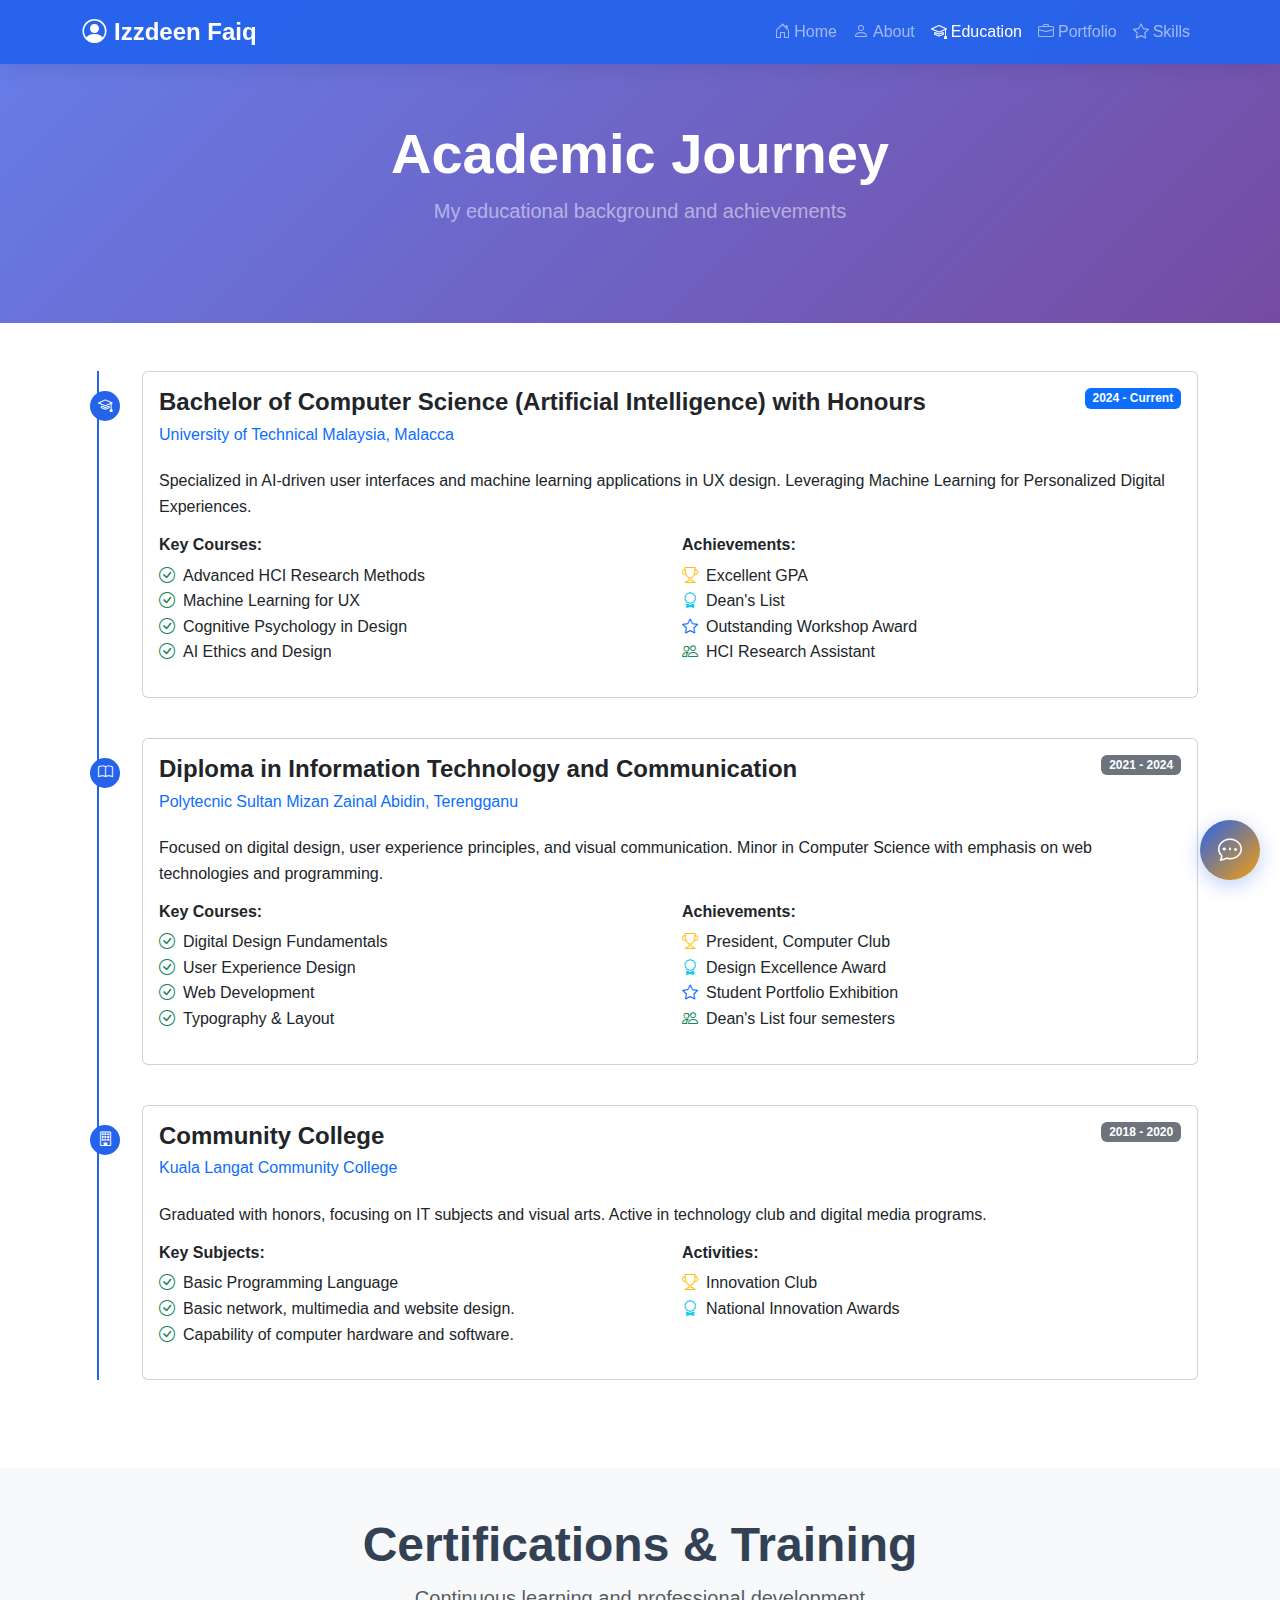
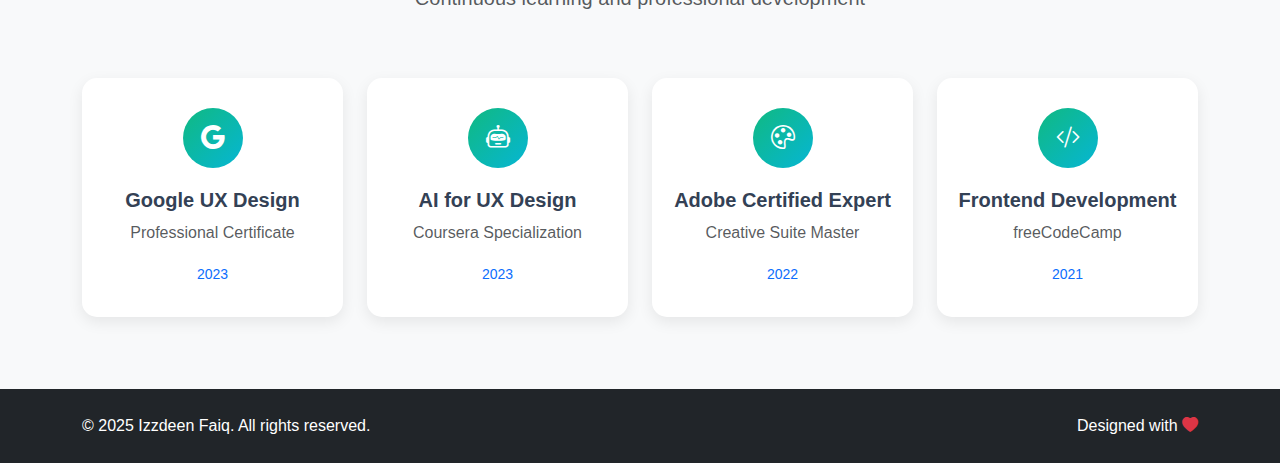
<file: academic.html>
<!DOCTYPE html>
<html lang="en">
<head>
    <meta charset="UTF-8">
    <meta name="viewport" content="width=device-width, initial-scale=1.0">
    <title>Academic History - Izzdeen Faiq</title>
    <link href="https://cdn.jsdelivr.net/npm/bootstrap@5.3.0/dist/css/bootstrap.min.css" rel="stylesheet">
    <link href="https://cdn.jsdelivr.net/npm/bootstrap-icons@1.10.0/font/bootstrap-icons.css" rel="stylesheet">
    <link href="styles.css" rel="stylesheet">
</head>
<body>
    <!-- Navigation -->
    <nav class="navbar navbar-expand-lg navbar-dark bg-primary fixed-top">
        <div class="container">
            <a class="navbar-brand fw-bold" href="index.html">
                <i class="bi bi-person-circle me-2"></i>Izzdeen Faiq
            </a>
            <button class="navbar-toggler" type="button" data-bs-toggle="collapse" data-bs-target="#navbarNav">
                <span class="navbar-toggler-icon"></span>
            </button>
            <div class="collapse navbar-collapse" id="navbarNav">
                <ul class="navbar-nav ms-auto">
                    <li class="nav-item">
                        <a class="nav-link" href="index.html">
                            <i class="bi bi-house-door me-1"></i>Home
                        </a>
                    </li>
                    <li class="nav-item">
                        <a class="nav-link" href="personal.html">
                            <i class="bi bi-person me-1"></i>About
                        </a>
                    </li>
                    <li class="nav-item">
                        <a class="nav-link active" href="academic.html">
                            <i class="bi bi-mortarboard me-1"></i>Education
                        </a>
                    </li>
                    <li class="nav-item">
                        <a class="nav-link" href="work.html">
                            <i class="bi bi-briefcase me-1"></i>Portfolio
                        </a>
                    </li>
                    <li class="nav-item">
                        <a class="nav-link" href="qualities.html">
                            <i class="bi bi-star me-1"></i>Skills
                        </a>
                    </li>
                </ul>
            </div>
        </div>
    </nav>

    <!-- Page Header -->
    <section class="page-header">
        <div class="container">
            <div class="row">
                <div class="col-12 text-center">
                    <h1 class="display-4 fw-bold text-white">Academic Journey</h1>
                    <p class="lead text-white-50">My educational background and achievements</p>
                </div>
            </div>
        </div>
    </section>

    <!-- Education Timeline -->
    <section class="py-5">
        <div class="container">
            <div class="row">
                <div class="col-12">
                    <div class="timeline">
                        <!-- Master's Degree -->
                        <div class="timeline-item">
                            <div class="timeline-marker">
                                <i class="bi bi-mortarboard"></i>
                            </div>
                            <div class="timeline-content">
                                <div class="card">
                                    <div class="card-body">
                                        <div class="d-flex justify-content-between align-items-start mb-3">
                                            <div>
                                                <h4 class="card-title fw-bold">Bachelor of Computer Science (Artificial Intelligence) with Honours</h4>
                                                <h6 class="text-primary">University of Technical Malaysia, Malacca</h6>
                                            </div>
                                            <span class="badge bg-primary">2024 - Current </span>
                                        </div>
                                        <p class="card-text mb-3">
                                            Specialized in AI-driven user interfaces and machine learning applications in UX design. 
                                            Leveraging Machine Learning for Personalized Digital Experiences.
                                        </p>
                                        <div class="row">
                                            <div class="col-md-6">
                                                <h6 class="fw-bold">Key Courses:</h6>
                                                <ul class="list-unstyled">
                                                    <li><i class="bi bi-check-circle text-success me-2"></i>Advanced HCI Research Methods</li>
                                                    <li><i class="bi bi-check-circle text-success me-2"></i>Machine Learning for UX</li>
                                                    <li><i class="bi bi-check-circle text-success me-2"></i>Cognitive Psychology in Design</li>
                                                    <li><i class="bi bi-check-circle text-success me-2"></i>AI Ethics and Design</li>
                                                </ul>
                                            </div>
                                            <div class="col-md-6">
                                                <h6 class="fw-bold">Achievements:</h6>
                                                <ul class="list-unstyled">
                                                    <li><i class="bi bi-trophy text-warning me-2"></i>Excellent GPA</li>
                                                    <li><i class="bi bi-award text-info me-2"></i>Dean's List</li>
                                                    <li><i class="bi bi-star text-primary me-2"></i>Outstanding Workshop Award</li>
                                                    <li><i class="bi bi-people text-success me-2"></i>HCI Research Assistant</li>
                                                </ul>
                                            </div>
                                        </div>
                                    </div>
                                </div>
                            </div>
                        </div>

                        <!-- Bachelor's Degree -->
                        <div class="timeline-item">
                            <div class="timeline-marker">
                                <i class="bi bi-book"></i>
                            </div>
                            <div class="timeline-content">
                                <div class="card">
                                    <div class="card-body">
                                        <div class="d-flex justify-content-between align-items-start mb-3">
                                            <div>
                                                <h4 class="card-title fw-bold">Diploma in Information Technology and Communication</h4>
                                                <h6 class="text-primary">Polytecnic Sultan Mizan Zainal Abidin, Terengganu</h6>
                                            </div>
                                            <span class="badge bg-secondary">2021 - 2024</span>
                                        </div>
                                        <p class="card-text mb-3">
                                            Focused on digital design, user experience principles, and visual communication. 
                                            Minor in Computer Science with emphasis on web technologies and programming.
                                        </p>
                                        <div class="row">
                                            <div class="col-md-6">
                                                <h6 class="fw-bold">Key Courses:</h6>
                                                <ul class="list-unstyled">
                                                    <li><i class="bi bi-check-circle text-success me-2"></i>Digital Design Fundamentals</li>
                                                    <li><i class="bi bi-check-circle text-success me-2"></i>User Experience Design</li>
                                                    <li><i class="bi bi-check-circle text-success me-2"></i>Web Development</li>
                                                    <li><i class="bi bi-check-circle text-success me-2"></i>Typography & Layout</li>
                                                </ul>
                                            </div>
                                            <div class="col-md-6">
                                                <h6 class="fw-bold">Achievements:</h6>
                                                <ul class="list-unstyled">
                                                    <li><i class="bi bi-trophy text-warning me-2"></i>President, Computer Club </li>
                                                    <li><i class="bi bi-award text-info me-2"></i>Design Excellence Award</li>
                                                    <li><i class="bi bi-star text-primary me-2"></i>Student Portfolio Exhibition</li>
                                                    <li><i class="bi bi-people text-success me-2"></i>Dean's List four semesters </li>
                                                </ul>
                                            </div>
                                        </div>
                                    </div>
                                </div>
                            </div>
                        </div>

                        <!-- High School -->
                        <div class="timeline-item">
                            <div class="timeline-marker">
                                <i class="bi bi-building"></i>
                            </div>
                            <div class="timeline-content">
                                <div class="card">
                                    <div class="card-body">
                                        <div class="d-flex justify-content-between align-items-start mb-3">
                                            <div>
                                                <h4 class="card-title fw-bold">Community College</h4>
                                                <h6 class="text-primary">Kuala Langat Community College</h6>
                                            </div>
                                            <span class="badge bg-secondary">2018 - 2020</span>
                                        </div>
                                        <p class="card-text mb-3">
                                            Graduated with honors, focusing on IT subjects and visual arts. 
                                            Active in technology club and digital media programs.
                                        </p>
                                        <div class="row">
                                            <div class="col-md-6">
                                                <h6 class="fw-bold">Key Subjects:</h6>
                                                <ul class="list-unstyled">
                                                    <li><i class="bi bi-check-circle text-success me-2"></i>Basic Programming Language</li>
                                                    <li><i class="bi bi-check-circle text-success me-2"></i>Basic network, multimedia and website design.</li>
                                                    <li><i class="bi bi-check-circle text-success me-2"></i>Capability of computer hardware and software.</li>
                                                   
                                                </ul>
                                            </div>
                                            <div class="col-md-6">
                                                <h6 class="fw-bold">Activities:</h6>
                                                <ul class="list-unstyled">
                                                    <li><i class="bi bi-trophy text-warning me-2"></i>Innovation Club</li>
                                                    <li><i class="bi bi-award text-info me-2"></i>National Innovation Awards</li>
                                                    
                                                </ul>
                                            </div>
                                        </div>
                                    </div>
                                </div>
                            </div>
                        </div>
                    </div>
                </div>
            </div>
        </div>
    </section>

    <!-- Certifications -->
    <section class="py-5 bg-light">
        <div class="container">
            <div class="row">
                <div class="col-12 text-center mb-5">
                    <h2 class="display-5 fw-bold">Certifications & Training</h2>
                    <p class="lead text-muted">Continuous learning and professional development</p>
                </div>
            </div>
            <div class="row">
                <div class="col-md-6 col-lg-3 mb-4">
                    <div class="certification-card text-center">
                        <div class="cert-icon">
                            <i class="bi bi-google"></i>
                        </div>
                        <h5 class="fw-bold">Google UX Design</h5>
                        <p class="text-muted">Professional Certificate</p>
                        <small class="text-primary">2023</small>
                    </div>
                </div>
                <div class="col-md-6 col-lg-3 mb-4">
                    <div class="certification-card text-center">
                        <div class="cert-icon">
                            <i class="bi bi-robot"></i>
                        </div>
                        <h5 class="fw-bold">AI for UX Design</h5>
                        <p class="text-muted">Coursera Specialization</p>
                        <small class="text-primary">2023</small>
                    </div>
                </div>
                <div class="col-md-6 col-lg-3 mb-4">
                    <div class="certification-card text-center">
                        <div class="cert-icon">
                            <i class="bi bi-palette"></i>
                        </div>
                        <h5 class="fw-bold">Adobe Certified Expert</h5>
                        <p class="text-muted">Creative Suite Master</p>
                        <small class="text-primary">2022</small>
                    </div>
                </div>
                <div class="col-md-6 col-lg-3 mb-4">
                    <div class="certification-card text-center">
                        <div class="cert-icon">
                            <i class="bi bi-code-slash"></i>
                        </div>
                        <h5 class="fw-bold">Frontend Development</h5>
                        <p class="text-muted">freeCodeCamp</p>
                        <small class="text-primary">2021</small>
                    </div>
                </div>
            </div>
        </div>
    </section>

    <!-- AI Chatbot -->
    <div id="chatbot-container" class="chatbot-container">
        <div id="chatbot-toggle" class="chatbot-toggle">
            <i class="bi bi-chat-dots"></i>
        </div>
        <div id="chatbot-window" class="chatbot-window">
            <div class="chatbot-header">
                <h6 class="mb-0">
                    <i class="bi bi-robot me-2"></i>AI Assistant
                </h6>
                <button id="chatbot-close" class="btn-close btn-close-white"></button>
            </div>
            <div id="chatbot-messages" class="chatbot-messages">
                <div class="message bot-message">
                    <i class="bi bi-robot me-2"></i>
                    Hi! I'm Naddy Izzdeen Faiq's AI assistant. How can I help you learn more about his work?
                </div>
            </div>
            <div class="chatbot-input">
                <div class="input-group">
                    <input type="text" id="chatbot-input" class="form-control" placeholder="Ask me anything...">
                    <button id="chatbot-send" class="btn btn-primary">
                        <i class="bi bi-send"></i>
                    </button>
                </div>
            </div>
        </div>
    </div>

    <!-- Footer -->
    <footer class="bg-dark text-white py-4">
        <div class="container">
            <div class="row">
                <div class="col-md-6">
                    <p class="mb-0">&copy; 2025 Izzdeen Faiq. All rights reserved.</p>
                </div>
                <div class="col-md-6 text-md-end">
                    <p class="mb-0">Designed with <i class="bi bi-heart-fill text-danger"></i> </p>
                </div>
            </div>
        </div>
    </footer>

    <script src="https://cdn.jsdelivr.net/npm/bootstrap@5.3.0/dist/js/bootstrap.bundle.min.js"></script>
    <script src="script.js"></script>
</body>
</html>
</file>
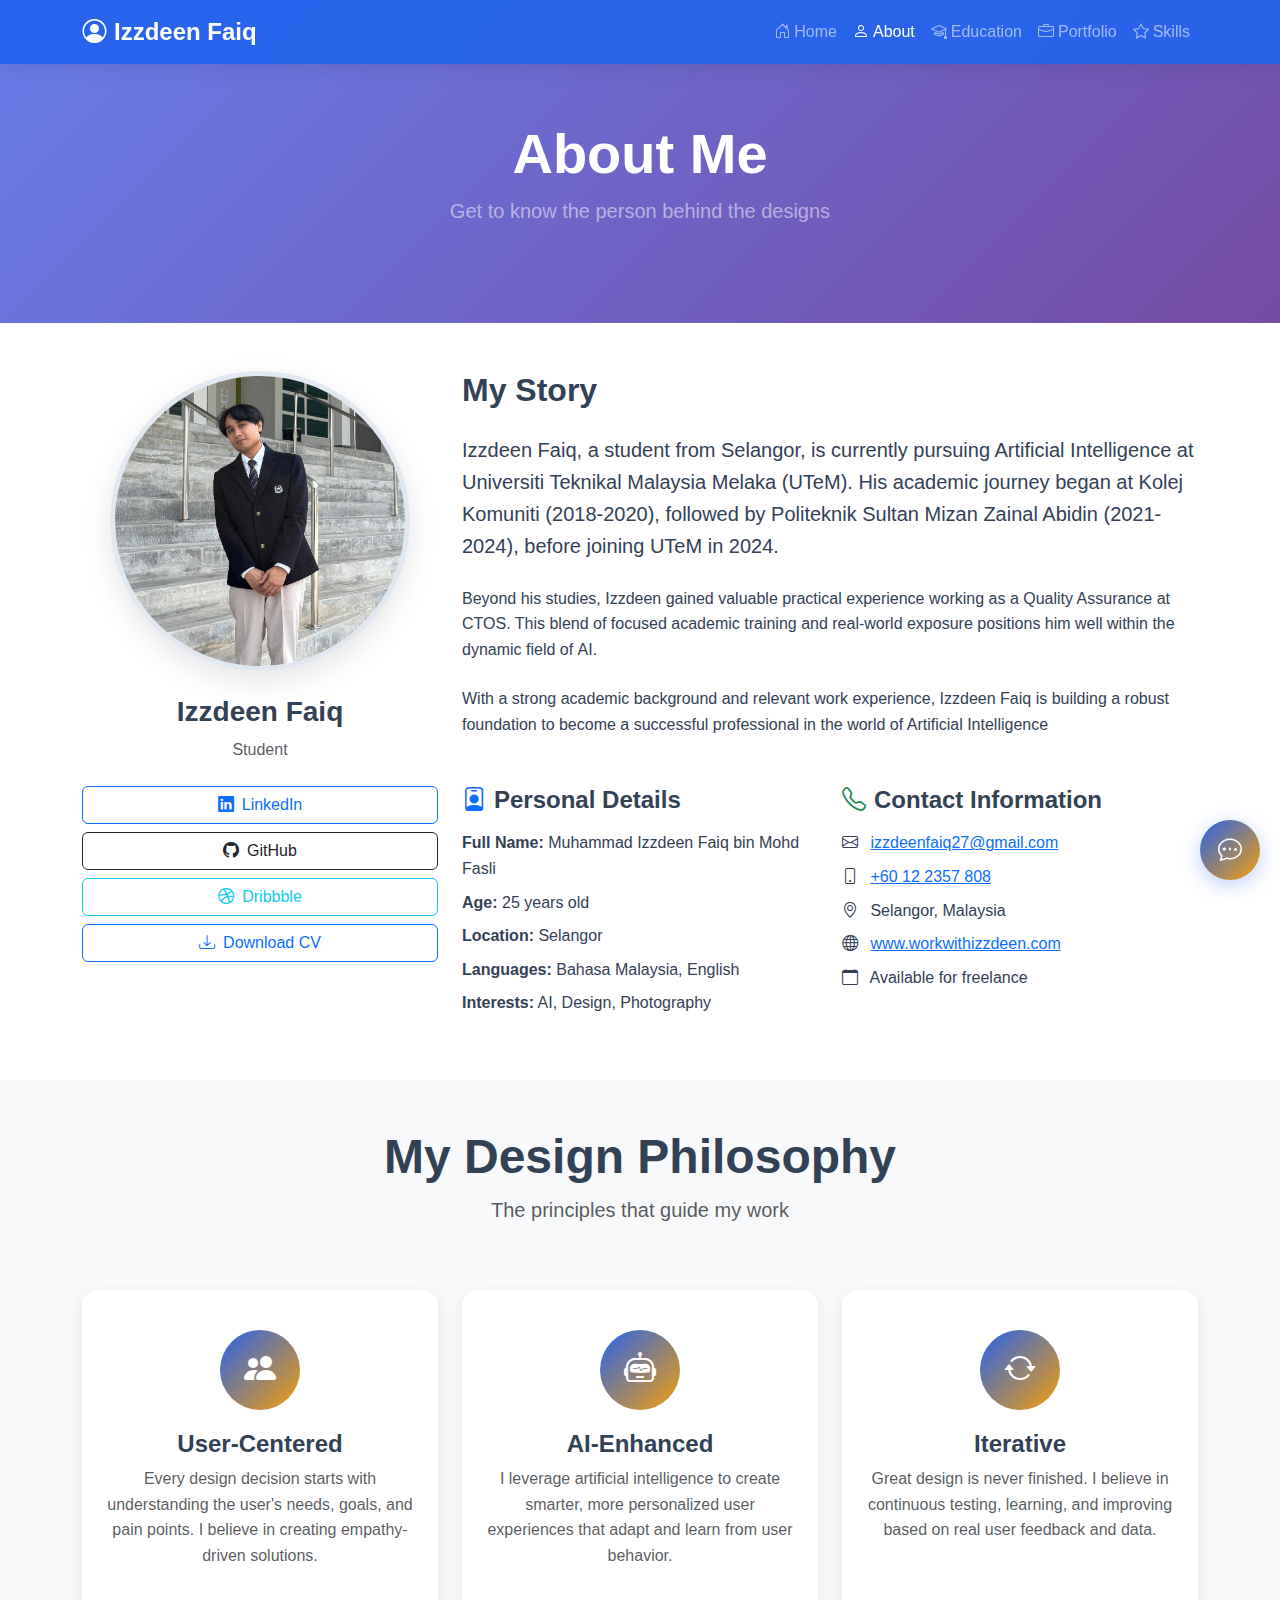
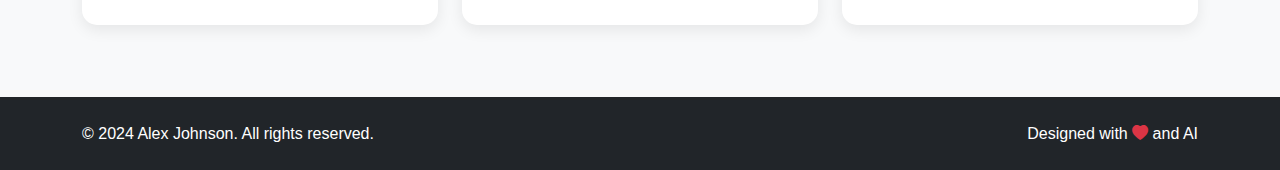
<file: personal.html>
<!DOCTYPE html>
<html lang="en">
<head>
    <meta charset="UTF-8">
    <meta name="viewport" content="width=device-width, initial-scale=1.0">
    <title>About Me - Izzdeen Faiq</title>
    <link href="https://cdn.jsdelivr.net/npm/bootstrap@5.3.0/dist/css/bootstrap.min.css" rel="stylesheet">
    <link href="https://cdn.jsdelivr.net/npm/bootstrap-icons@1.10.0/font/bootstrap-icons.css" rel="stylesheet">
    <link href="styles.css" rel="stylesheet">
</head>
<body>
    <!-- Navigation -->
    <nav class="navbar navbar-expand-lg navbar-dark bg-primary fixed-top">
        <div class="container">
            <a class="navbar-brand fw-bold" href="index.html">
                <i class="bi bi-person-circle me-2"></i>Izzdeen Faiq 
            </a>
            <button class="navbar-toggler" type="button" data-bs-toggle="collapse" data-bs-target="#navbarNav">
                <span class="navbar-toggler-icon"></span>
            </button>
            <div class="collapse navbar-collapse" id="navbarNav">
                <ul class="navbar-nav ms-auto">
                    <li class="nav-item">
                        <a class="nav-link" href="index.html">
                            <i class="bi bi-house-door me-1"></i>Home
                        </a>
                    </li>
                    <li class="nav-item">
                        <a class="nav-link active" href="personal.html">
                            <i class="bi bi-person me-1"></i>About
                        </a>
                    </li>
                    <li class="nav-item">
                        <a class="nav-link" href="academic.html">
                            <i class="bi bi-mortarboard me-1"></i>Education
                        </a>
                    </li>
                    <li class="nav-item">
                        <a class="nav-link" href="work.html">
                            <i class="bi bi-briefcase me-1"></i>Portfolio
                        </a>
                    </li>
                    <li class="nav-item">
                        <a class="nav-link" href="qualities.html">
                            <i class="bi bi-star me-1"></i>Skills
                        </a>
                    </li>
                </ul>
            </div>
        </div>
    </nav>

    <!-- Page Header -->
    <section class="page-header">
        <div class="container">
            <div class="row">
                <div class="col-12 text-center">
                    <h1 class="display-4 fw-bold text-white">About Me</h1>
                    <p class="lead text-white-50">Get to know the person behind the designs</p>
                </div>
            </div>
        </div>
    </section>

    <!-- Personal Information -->
    <section class="py-5">
        <div class="container">
            <div class="row">
                <div class="col-lg-4 mb-5">
                    <div class="text-center">
                        <img src="pic1.jpg" alt="Alex Johnson" class="img-fluid rounded-circle mb-4 profile-large">
                        <h3 class="fw-bold">Izzdeen Faiq</h3>
                        <p class="text-muted mb-4">Student</p>
                        <div class="social-links-vertical">
                            <a href="#" class="btn btn-outline-primary mb-2 w-100">
                                <i class="bi bi-linkedin me-2"></i>LinkedIn
                            </a>
                            <a href="#" class="btn btn-outline-dark mb-2 w-100">
                                <i class="bi bi-github me-2"></i>GitHub
                            </a>
                            <a href="#" class="btn btn-outline-info mb-2 w-100">
                                <i class="bi bi-dribbble me-2"></i>Dribbble
                            </a>
                            <a href="#" class="btn btn-outline-primary w-100">
                                <i class="bi bi-download me-2"></i>Download CV
                            </a>
                        </div>
                    </div>
                </div>
                <div class="col-lg-8">
                    <div class="about-content">
                        <h2 class="fw-bold mb-4">My Story</h2>
                        <p class="lead mb-4">
                            Izzdeen Faiq, a student from Selangor, is currently pursuing Artificial Intelligence at Universiti Teknikal Malaysia Melaka (UTeM). His academic journey began at Kolej Komuniti (2018-2020), followed by Politeknik Sultan Mizan Zainal Abidin (2021-2024), before joining UTeM in 2024.
                        </p>
                        <p class="mb-4">
                           Beyond his studies, Izzdeen gained valuable practical experience working as a Quality Assurance at CTOS. This blend of focused academic training and real-world exposure positions him well within the dynamic field of AI.

                        </p>
                        <p class="mb-5">
                            With a strong academic background and relevant work experience, Izzdeen Faiq is building a robust foundation to become a successful professional in the world of Artificial Intelligence
                        </p>

                        <div class="row">
                            <div class="col-md-6">
                                <h4 class="fw-bold mb-3">
                                    <i class="bi bi-person-badge text-primary me-2"></i>Personal Details
                                </h4>
                                <ul class="list-unstyled">
                                    <li class="mb-2">
                                        <strong>Full Name:</strong> Muhammad Izzdeen Faiq bin Mohd Fasli
                                    </li>
                                    <li class="mb-2">
                                        <strong>Age:</strong> 25 years old
                                    </li>
                                    <li class="mb-2">
                                        <strong>Location:</strong> Selangor
                                    </li>
                                    <li class="mb-2">
                                        <strong>Languages:</strong> Bahasa Malaysia, English
                                    </li>
                                    <li class="mb-2">
                                        <strong>Interests:</strong> AI, Design, Photography
                                    </li>
                                </ul>
                            </div>
                            <div class="col-md-6">
                                <h4 class="fw-bold mb-3">
                                    <i class="bi bi-telephone text-success me-2"></i>Contact Information
                                </h4>
                                <ul class="list-unstyled">
                                    <li class="mb-2">
                                        <i class="bi bi-envelope me-2"></i>
                                        <a href="mailto:alex@example.com">izzdeenfaiq27@gmail.com</a>
                                    </li>
                                    <li class="mb-2">
                                        <i class="bi bi-phone me-2"></i>
                                        <a href="tel:+1234567890">+60 12 2357 808</a>
                                    </li>
                                    <li class="mb-2">
                                        <i class="bi bi-geo-alt me-2"></i>
                                        Selangor, Malaysia
                                    </li>
                                    <li class="mb-2">
                                        <i class="bi bi-globe me-2"></i>
                                        <a href="#">www.workwithizzdeen.com</a>
                                    </li>
                                    <li class="mb-2">
                                        <i class="bi bi-calendar me-2"></i>
                                        Available for freelance
                                    </li>
                                </ul>
                            </div>
                        </div>
                    </div>
                </div>
            </div>
        </div>
    </section>

    <!-- Values & Philosophy -->
    <section class="py-5 bg-light">
        <div class="container">
            <div class="row">
                <div class="col-12 text-center mb-5">
                    <h2 class="display-5 fw-bold">My Design Philosophy</h2>
                    <p class="lead text-muted">The principles that guide my work</p>
                </div>
            </div>
            <div class="row">
                <div class="col-md-4 mb-4">
                    <div class="philosophy-card text-center">
                        <div class="philosophy-icon">
                            <i class="bi bi-people-fill"></i>
                        </div>
                        <h4 class="fw-bold">User-Centered</h4>
                        <p class="text-muted">
                            Every design decision starts with understanding the user's needs, 
                            goals, and pain points. I believe in creating empathy-driven solutions.
                        </p>
                    </div>
                </div>
                <div class="col-md-4 mb-4">
                    <div class="philosophy-card text-center">
                        <div class="philosophy-icon">
                            <i class="bi bi-robot"></i>
                        </div>
                        <h4 class="fw-bold">AI-Enhanced</h4>
                        <p class="text-muted">
                            I leverage artificial intelligence to create smarter, more personalized 
                            user experiences that adapt and learn from user behavior.
                        </p>
                    </div>
                </div>
                <div class="col-md-4 mb-4">
                    <div class="philosophy-card text-center">
                        <div class="philosophy-icon">
                            <i class="bi bi-arrow-repeat"></i>
                        </div>
                        <h4 class="fw-bold">Iterative</h4>
                        <p class="text-muted">
                            Great design is never finished. I believe in continuous testing, 
                            learning, and improving based on real user feedback and data.
                        </p>
                    </div>
                </div>
            </div>
        </div>
    </section>

    <!-- AI Chatbot -->
    <div id="chatbot-container" class="chatbot-container">
        <div id="chatbot-toggle" class="chatbot-toggle">
            <i class="bi bi-chat-dots"></i>
        </div>
        <div id="chatbot-window" class="chatbot-window">
            <div class="chatbot-header">
                <h6 class="mb-0">
                    <i class="bi bi-robot me-2"></i>AI Assistant
                </h6>
                <button id="chatbot-close" class="btn-close btn-close-white"></button>
            </div>
            <div id="chatbot-messages" class="chatbot-messages">
                <div class="message bot-message">
                    <i class="bi bi-robot me-2"></i>
                    Hi! I'm Alex's AI assistant. How can I help you learn more about his work?
                </div>
            </div>
            <div class="chatbot-input">
                <div class="input-group">
                    <input type="text" id="chatbot-input" class="form-control" placeholder="Ask me anything...">
                    <button id="chatbot-send" class="btn btn-primary">
                        <i class="bi bi-send"></i>
                    </button>
                </div>
            </div>
        </div>
    </div>

    <!-- Footer -->
    <footer class="bg-dark text-white py-4">
        <div class="container">
            <div class="row">
                <div class="col-md-6">
                    <p class="mb-0">&copy; 2024 Alex Johnson. All rights reserved.</p>
                </div>
                <div class="col-md-6 text-md-end">
                    <p class="mb-0">Designed with <i class="bi bi-heart-fill text-danger"></i> and AI</p>
                </div>
            </div>
        </div>
    </footer>

    <script src="https://cdn.jsdelivr.net/npm/bootstrap@5.3.0/dist/js/bootstrap.bundle.min.js"></script>
    <script src="script.js"></script>
</body>
</html>
</file>
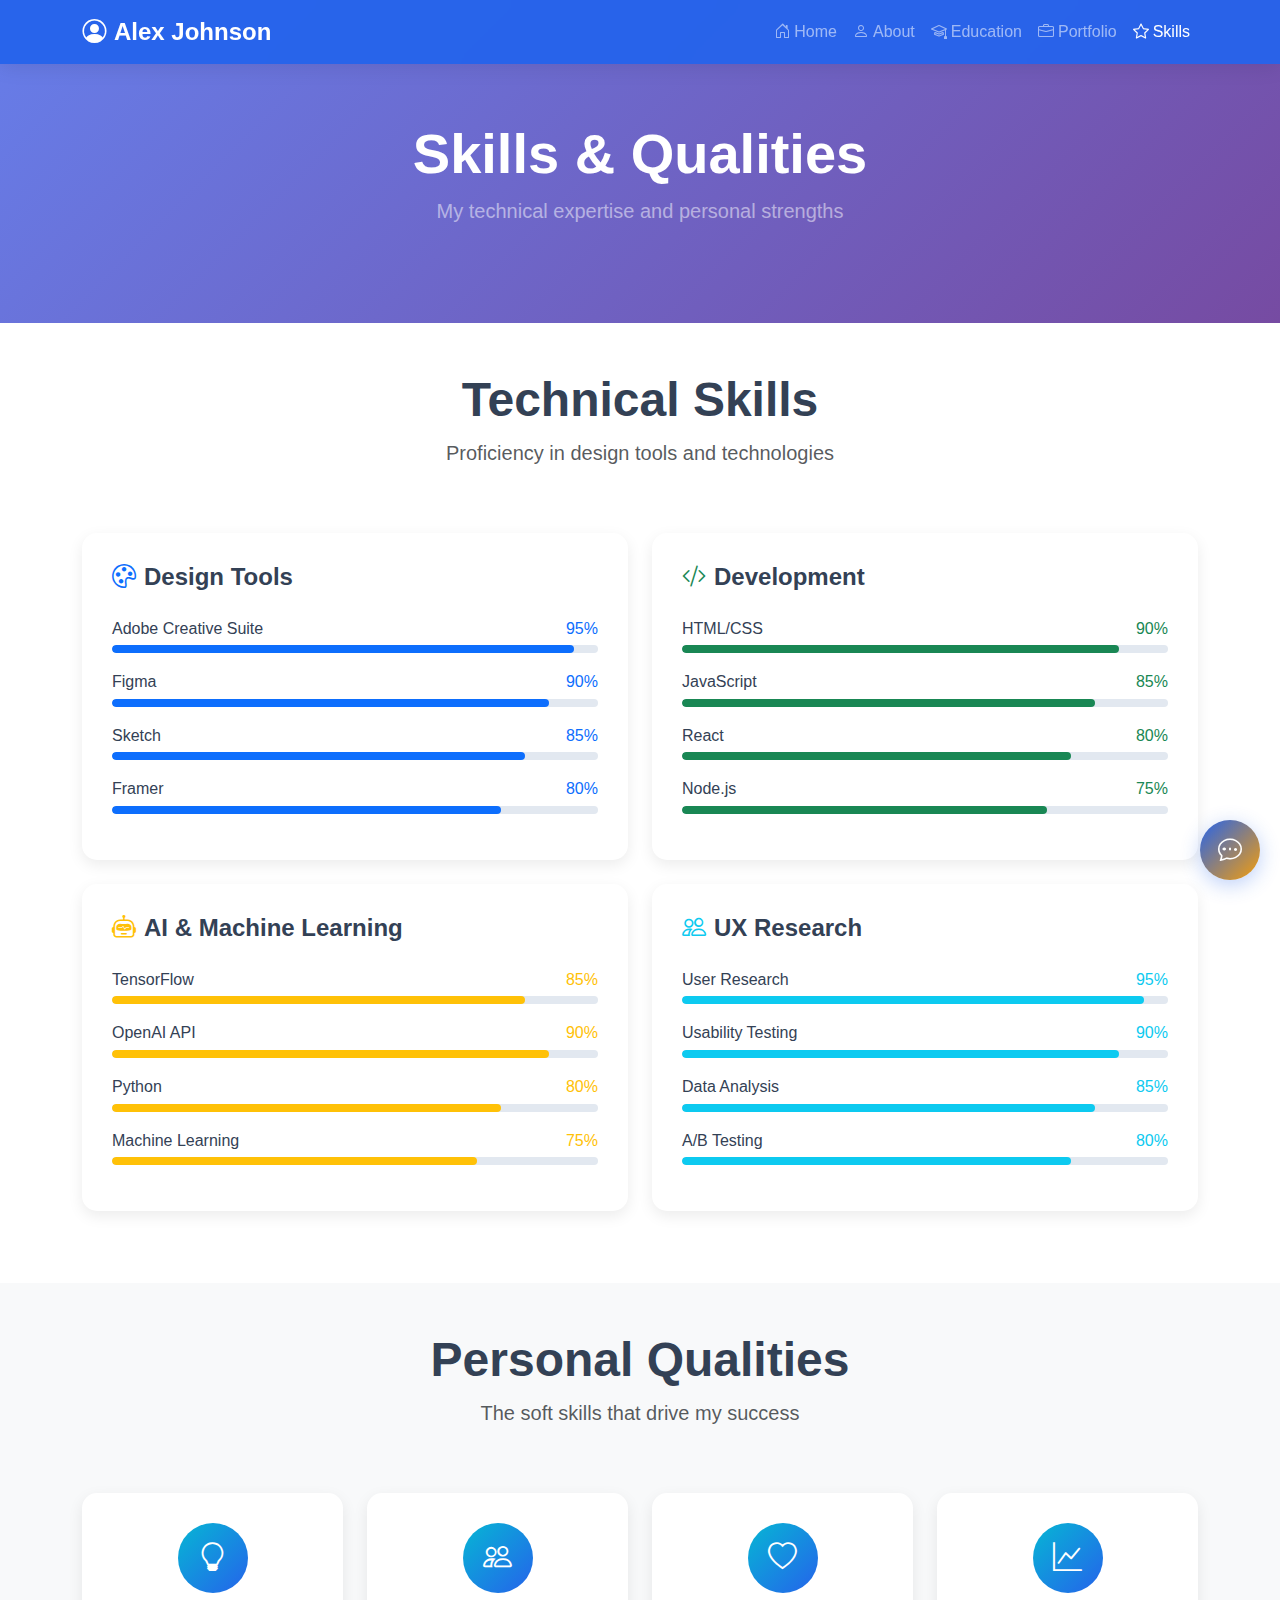
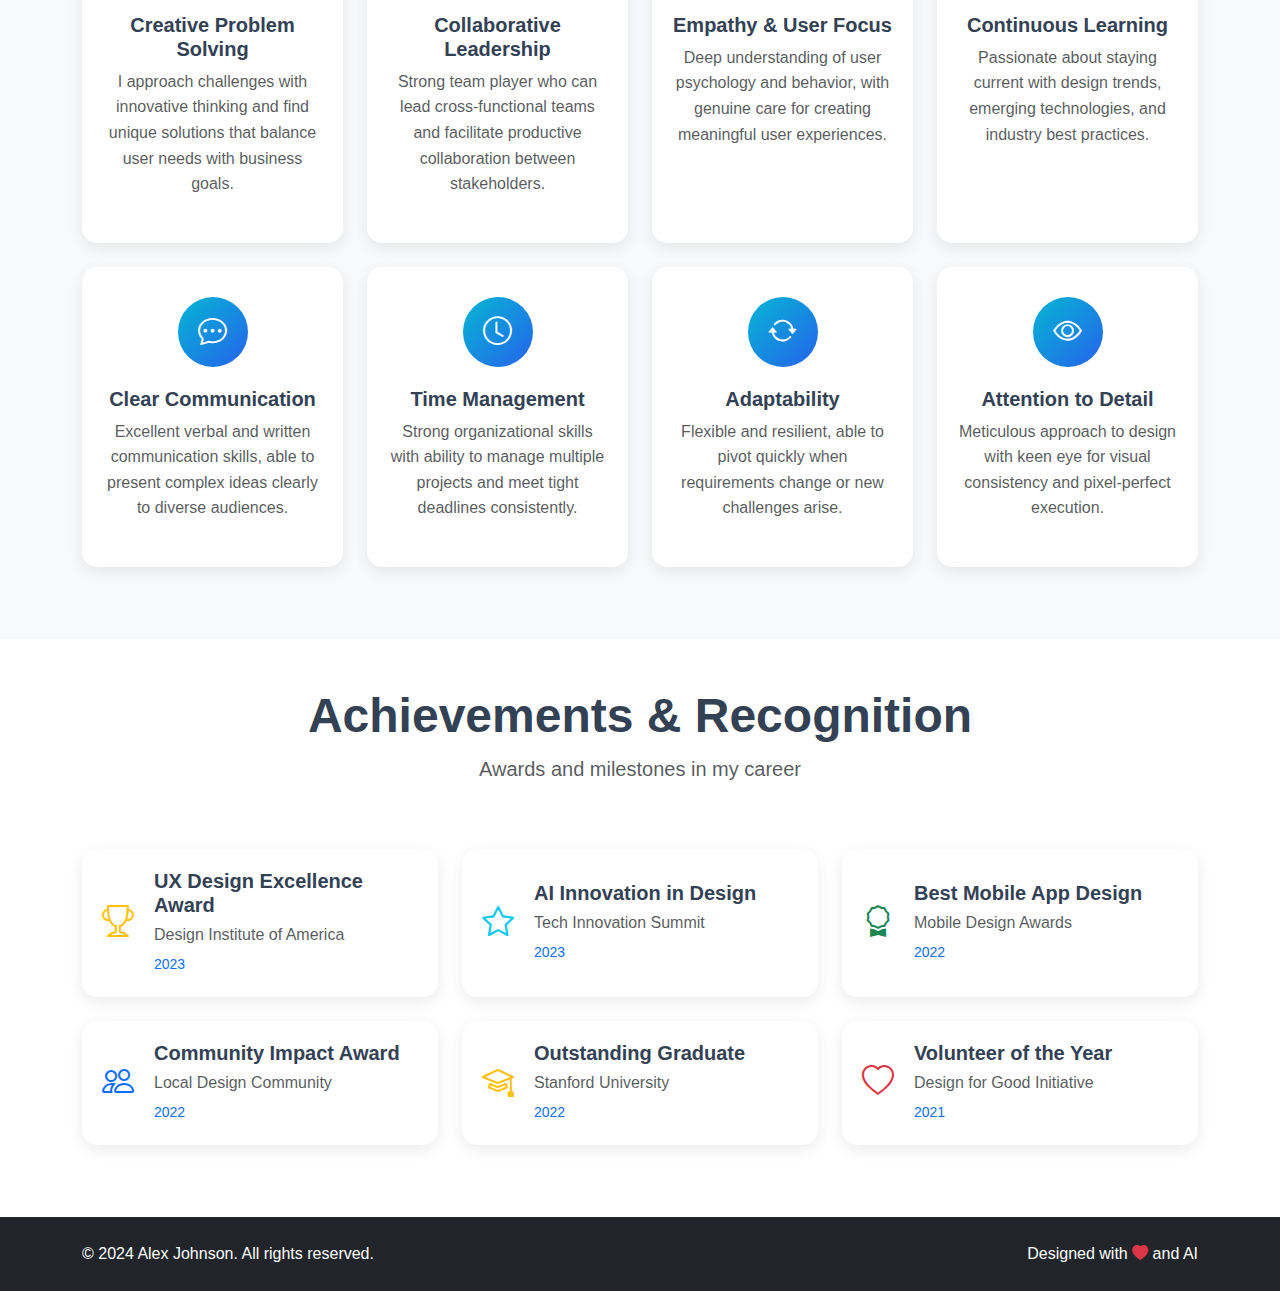
<file: qualities.html>
<!DOCTYPE html>
<html lang="en">
<head>
    <meta charset="UTF-8">
    <meta name="viewport" content="width=device-width, initial-scale=1.0">
    <title>Skills & Qualities - Alex Johnson</title>
    <link href="https://cdn.jsdelivr.net/npm/bootstrap@5.3.0/dist/css/bootstrap.min.css" rel="stylesheet">
    <link href="https://cdn.jsdelivr.net/npm/bootstrap-icons@1.10.0/font/bootstrap-icons.css" rel="stylesheet">
    <link href="styles.css" rel="stylesheet">
</head>
<body>
    <!-- Navigation -->
    <nav class="navbar navbar-expand-lg navbar-dark bg-primary fixed-top">
        <div class="container">
            <a class="navbar-brand fw-bold" href="index.html">
                <i class="bi bi-person-circle me-2"></i>Alex Johnson
            </a>
            <button class="navbar-toggler" type="button" data-bs-toggle="collapse" data-bs-target="#navbarNav">
                <span class="navbar-toggler-icon"></span>
            </button>
            <div class="collapse navbar-collapse" id="navbarNav">
                <ul class="navbar-nav ms-auto">
                    <li class="nav-item">
                        <a class="nav-link" href="index.html">
                            <i class="bi bi-house-door me-1"></i>Home
                        </a>
                    </li>
                    <li class="nav-item">
                        <a class="nav-link" href="personal.html">
                            <i class="bi bi-person me-1"></i>About
                        </a>
                    </li>
                    <li class="nav-item">
                        <a class="nav-link" href="academic.html">
                            <i class="bi bi-mortarboard me-1"></i>Education
                        </a>
                    </li>
                    <li class="nav-item">
                        <a class="nav-link" href="work.html">
                            <i class="bi bi-briefcase me-1"></i>Portfolio
                        </a>
                    </li>
                    <li class="nav-item">
                        <a class="nav-link active" href="qualities.html">
                            <i class="bi bi-star me-1"></i>Skills
                        </a>
                    </li>
                </ul>
            </div>
        </div>
    </nav>

    <!-- Page Header -->
    <section class="page-header">
        <div class="container">
            <div class="row">
                <div class="col-12 text-center">
                    <h1 class="display-4 fw-bold text-white">Skills & Qualities</h1>
                    <p class="lead text-white-50">My technical expertise and personal strengths</p>
                </div>
            </div>
        </div>
    </section>

    <!-- Technical Skills -->
    <section class="py-5">
        <div class="container">
            <div class="row">
                <div class="col-12 text-center mb-5">
                    <h2 class="display-5 fw-bold">Technical Skills</h2>
                    <p class="lead text-muted">Proficiency in design tools and technologies</p>
                </div>
            </div>
            <div class="row">
                <div class="col-lg-6 mb-4">
                    <div class="skill-category">
                        <h4 class="fw-bold mb-4">
                            <i class="bi bi-palette text-primary me-2"></i>Design Tools
                        </h4>
                        <div class="skill-item mb-3">
                            <div class="d-flex justify-content-between mb-1">
                                <span>Adobe Creative Suite</span>
                                <span class="text-primary">95%</span>
                            </div>
                            <div class="progress">
                                <div class="progress-bar bg-primary" style="width: 95%"></div>
                            </div>
                        </div>
                        <div class="skill-item mb-3">
                            <div class="d-flex justify-content-between mb-1">
                                <span>Figma</span>
                                <span class="text-primary">90%</span>
                            </div>
                            <div class="progress">
                                <div class="progress-bar bg-primary" style="width: 90%"></div>
                            </div>
                        </div>
                        <div class="skill-item mb-3">
                            <div class="d-flex justify-content-between mb-1">
                                <span>Sketch</span>
                                <span class="text-primary">85%</span>
                            </div>
                            <div class="progress">
                                <div class="progress-bar bg-primary" style="width: 85%"></div>
                            </div>
                        </div>
                        <div class="skill-item mb-3">
                            <div class="d-flex justify-content-between mb-1">
                                <span>Framer</span>
                                <span class="text-primary">80%</span>
                            </div>
                            <div class="progress">
                                <div class="progress-bar bg-primary" style="width: 80%"></div>
                            </div>
                        </div>
                    </div>
                </div>
                <div class="col-lg-6 mb-4">
                    <div class="skill-category">
                        <h4 class="fw-bold mb-4">
                            <i class="bi bi-code-slash text-success me-2"></i>Development
                        </h4>
                        <div class="skill-item mb-3">
                            <div class="d-flex justify-content-between mb-1">
                                <span>HTML/CSS</span>
                                <span class="text-success">90%</span>
                            </div>
                            <div class="progress">
                                <div class="progress-bar bg-success" style="width: 90%"></div>
                            </div>
                        </div>
                        <div class="skill-item mb-3">
                            <div class="d-flex justify-content-between mb-1">
                                <span>JavaScript</span>
                                <span class="text-success">85%</span>
                            </div>
                            <div class="progress">
                                <div class="progress-bar bg-success" style="width: 85%"></div>
                            </div>
                        </div>
                        <div class="skill-item mb-3">
                            <div class="d-flex justify-content-between mb-1">
                                <span>React</span>
                                <span class="text-success">80%</span>
                            </div>
                            <div class="progress">
                                <div class="progress-bar bg-success" style="width: 80%"></div>
                            </div>
                        </div>
                        <div class="skill-item mb-3">
                            <div class="d-flex justify-content-between mb-1">
                                <span>Node.js</span>
                                <span class="text-success">75%</span>
                            </div>
                            <div class="progress">
                                <div class="progress-bar bg-success" style="width: 75%"></div>
                            </div>
                        </div>
                    </div>
                </div>
                <div class="col-lg-6 mb-4">
                    <div class="skill-category">
                        <h4 class="fw-bold mb-4">
                            <i class="bi bi-robot text-warning me-2"></i>AI & Machine Learning
                        </h4>
                        <div class="skill-item mb-3">
                            <div class="d-flex justify-content-between mb-1">
                                <span>TensorFlow</span>
                                <span class="text-warning">85%</span>
                            </div>
                            <div class="progress">
                                <div class="progress-bar bg-warning" style="width: 85%"></div>
                            </div>
                        </div>
                        <div class="skill-item mb-3">
                            <div class="d-flex justify-content-between mb-1">
                                <span>OpenAI API</span>
                                <span class="text-warning">90%</span>
                            </div>
                            <div class="progress">
                                <div class="progress-bar bg-warning" style="width: 90%"></div>
                            </div>
                        </div>
                        <div class="skill-item mb-3">
                            <div class="d-flex justify-content-between mb-1">
                                <span>Python</span>
                                <span class="text-warning">80%</span>
                            </div>
                            <div class="progress">
                                <div class="progress-bar bg-warning" style="width: 80%"></div>
                            </div>
                        </div>
                        <div class="skill-item mb-3">
                            <div class="d-flex justify-content-between mb-1">
                                <span>Machine Learning</span>
                                <span class="text-warning">75%</span>
                            </div>
                            <div class="progress">
                                <div class="progress-bar bg-warning" style="width: 75%"></div>
                            </div>
                        </div>
                    </div>
                </div>
                <div class="col-lg-6 mb-4">
                    <div class="skill-category">
                        <h4 class="fw-bold mb-4">
                            <i class="bi bi-people text-info me-2"></i>UX Research
                        </h4>
                        <div class="skill-item mb-3">
                            <div class="d-flex justify-content-between mb-1">
                                <span>User Research</span>
                                <span class="text-info">95%</span>
                            </div>
                            <div class="progress">
                                <div class="progress-bar bg-info" style="width: 95%"></div>
                            </div>
                        </div>
                        <div class="skill-item mb-3">
                            <div class="d-flex justify-content-between mb-1">
                                <span>Usability Testing</span>
                                <span class="text-info">90%</span>
                            </div>
                            <div class="progress">
                                <div class="progress-bar bg-info" style="width: 90%"></div>
                            </div>
                        </div>
                        <div class="skill-item mb-3">
                            <div class="d-flex justify-content-between mb-1">
                                <span>Data Analysis</span>
                                <span class="text-info">85%</span>
                            </div>
                            <div class="progress">
                                <div class="progress-bar bg-info" style="width: 85%"></div>
                            </div>
                        </div>
                        <div class="skill-item mb-3">
                            <div class="d-flex justify-content-between mb-1">
                                <span>A/B Testing</span>
                                <span class="text-info">80%</span>
                            </div>
                            <div class="progress">
                                <div class="progress-bar bg-info" style="width: 80%"></div>
                            </div>
                        </div>
                    </div>
                </div>
            </div>
        </div>
    </section>

    <!-- Personal Qualities -->
    <section class="py-5 bg-light">
        <div class="container">
            <div class="row">
                <div class="col-12 text-center mb-5">
                    <h2 class="display-5 fw-bold">Personal Qualities</h2>
                    <p class="lead text-muted">The soft skills that drive my success</p>
                </div>
            </div>
            <div class="row">
                <div class="col-md-6 col-lg-3 mb-4">
                    <div class="quality-card text-center">
                        <div class="quality-icon">
                            <i class="bi bi-lightbulb"></i>
                        </div>
                        <h5 class="fw-bold">Creative Problem Solving</h5>
                        <p class="text-muted">
                            I approach challenges with innovative thinking and find unique 
                            solutions that balance user needs with business goals.
                        </p>
                    </div>
                </div>
                <div class="col-md-6 col-lg-3 mb-4">
                    <div class="quality-card text-center">
                        <div class="quality-icon">
                            <i class="bi bi-people"></i>
                        </div>
                        <h5 class="fw-bold">Collaborative Leadership</h5>
                        <p class="text-muted">
                            Strong team player who can lead cross-functional teams and 
                            facilitate productive collaboration between stakeholders.
                        </p>
                    </div>
                </div>
                <div class="col-md-6 col-lg-3 mb-4">
                    <div class="quality-card text-center">
                        <div class="quality-icon">
                            <i class="bi bi-heart"></i>
                        </div>
                        <h5 class="fw-bold">Empathy & User Focus</h5>
                        <p class="text-muted">
                            Deep understanding of user psychology and behavior, with 
                            genuine care for creating meaningful user experiences.
                        </p>
                    </div>
                </div>
                <div class="col-md-6 col-lg-3 mb-4">
                    <div class="quality-card text-center">
                        <div class="quality-icon">
                            <i class="bi bi-graph-up"></i>
                        </div>
                        <h5 class="fw-bold">Continuous Learning</h5>
                        <p class="text-muted">
                            Passionate about staying current with design trends, 
                            emerging technologies, and industry best practices.
                        </p>
                    </div>
                </div>
                <div class="col-md-6 col-lg-3 mb-4">
                    <div class="quality-card text-center">
                        <div class="quality-icon">
                            <i class="bi bi-chat-dots"></i>
                        </div>
                        <h5 class="fw-bold">Clear Communication</h5>
                        <p class="text-muted">
                            Excellent verbal and written communication skills, able to 
                            present complex ideas clearly to diverse audiences.
                        </p>
                    </div>
                </div>
                <div class="col-md-6 col-lg-3 mb-4">
                    <div class="quality-card text-center">
                        <div class="quality-icon">
                            <i class="bi bi-clock"></i>
                        </div>
                        <h5 class="fw-bold">Time Management</h5>
                        <p class="text-muted">
                            Strong organizational skills with ability to manage multiple 
                            projects and meet tight deadlines consistently.
                        </p>
                    </div>
                </div>
                <div class="col-md-6 col-lg-3 mb-4">
                    <div class="quality-card text-center">
                        <div class="quality-icon">
                            <i class="bi bi-arrow-repeat"></i>
                        </div>
                        <h5 class="fw-bold">Adaptability</h5>
                        <p class="text-muted">
                            Flexible and resilient, able to pivot quickly when requirements 
                            change or new challenges arise.
                        </p>
                    </div>
                </div>
                <div class="col-md-6 col-lg-3 mb-4">
                    <div class="quality-card text-center">
                        <div class="quality-icon">
                            <i class="bi bi-eye"></i>
                        </div>
                        <h5 class="fw-bold">Attention to Detail</h5>
                        <p class="text-muted">
                            Meticulous approach to design with keen eye for visual 
                            consistency and pixel-perfect execution.
                        </p>
                    </div>
                </div>
            </div>
        </div>
    </section>

    <!-- Achievements & Awards -->
    <section class="py-5">
        <div class="container">
            <div class="row">
                <div class="col-12 text-center mb-5">
                    <h2 class="display-5 fw-bold">Achievements & Recognition</h2>
                    <p class="lead text-muted">Awards and milestones in my career</p>
                </div>
            </div>
            <div class="row">
                <div class="col-md-6 col-lg-4 mb-4">
                    <div class="achievement-card">
                        <div class="achievement-icon">
                            <i class="bi bi-trophy text-warning"></i>
                        </div>
                        <div class="achievement-content">
                            <h5 class="fw-bold">UX Design Excellence Award</h5>
                            <p class="text-muted mb-1">Design Institute of America</p>
                            <small class="text-primary">2023</small>
                        </div>
                    </div>
                </div>
                <div class="col-md-6 col-lg-4 mb-4">
                    <div class="achievement-card">
                        <div class="achievement-icon">
                            <i class="bi bi-star text-info"></i>
                        </div>
                        <div class="achievement-content">
                            <h5 class="fw-bold">AI Innovation in Design</h5>
                            <p class="text-muted mb-1">Tech Innovation Summit</p>
                            <small class="text-primary">2023</small>
                        </div>
                    </div>
                </div>
                <div class="col-md-6 col-lg-4 mb-4">
                    <div class="achievement-card">
                        <div class="achievement-icon">
                            <i class="bi bi-award text-success"></i>
                        </div>
                        <div class="achievement-content">
                            <h5 class="fw-bold">Best Mobile App Design</h5>
                            <p class="text-muted mb-1">Mobile Design Awards</p>
                            <small class="text-primary">2022</small>
                        </div>
                    </div>
                </div>
                <div class="col-md-6 col-lg-4 mb-4">
                    <div class="achievement-card">
                        <div class="achievement-icon">
                            <i class="bi bi-people text-primary"></i>
                        </div>
                        <div class="achievement-content">
                            <h5 class="fw-bold">Community Impact Award</h5>
                            <p class="text-muted mb-1">Local Design Community</p>
                            <small class="text-primary">2022</small>
                        </div>
                    </div>
                </div>
                <div class="col-md-6 col-lg-4 mb-4">
                    <div class="achievement-card">
                        <div class="achievement-icon">
                            <i class="bi bi-mortarboard text-warning"></i>
                        </div>
                        <div class="achievement-content">
                            <h5 class="fw-bold">Outstanding Graduate</h5>
                            <p class="text-muted mb-1">Stanford University</p>
                            <small class="text-primary">2022</small>
                        </div>
                    </div>
                </div>
                <div class="col-md-6 col-lg-4 mb-4">
                    <div class="achievement-card">
                        <div class="achievement-icon">
                            <i class="bi bi-heart text-danger"></i>
                        </div>
                        <div class="achievement-content">
                            <h5 class="fw-bold">Volunteer of the Year</h5>
                            <p class="text-muted mb-1">Design for Good Initiative</p>
                            <small class="text-primary">2021</small>
                        </div>
                    </div>
                </div>
            </div>
        </div>
    </section>

    <!-- AI Chatbot -->
    <div id="chatbot-container" class="chatbot-container">
        <div id="chatbot-toggle" class="chatbot-toggle">
            <i class="bi bi-chat-dots"></i>
        </div>
        <div id="chatbot-window" class="chatbot-window">
            <div class="chatbot-header">
                <h6 class="mb-0">
                    <i class="bi bi-robot me-2"></i>AI Assistant
                </h6>
                <button id="chatbot-close" class="btn-close btn-close-white"></button>
            </div>
            <div id="chatbot-messages" class="chatbot-messages">
                <div class="message bot-message">
                    <i class="bi bi-robot me-2"></i>
                    Hi! I'm Alex's AI assistant. How can I help you learn more about his work?
                </div>
            </div>
            <div class="chatbot-input">
                <div class="input-group">
                    <input type="text" id="chatbot-input" class="form-control" placeholder="Ask me anything...">
                    <button id="chatbot-send" class="btn btn-primary">
                        <i class="bi bi-send"></i>
                    </button>
                </div>
            </div>
        </div>
    </div>

    <!-- Footer -->
    <footer class="bg-dark text-white py-4">
        <div class="container">
            <div class="row">
                <div class="col-md-6">
                    <p class="mb-0">&copy; 2024 Alex Johnson. All rights reserved.</p>
                </div>
                <div class="col-md-6 text-md-end">
                    <p class="mb-0">Designed with <i class="bi bi-heart-fill text-danger"></i> and AI</p>
                </div>
            </div>
        </div>
    </footer>

    <script src="https://cdn.jsdelivr.net/npm/bootstrap@5.3.0/dist/js/bootstrap.bundle.min.js"></script>
    <script src="script.js"></script>
</body>
</html>
</file>
<file: styles.css>
/* Custom CSS for Portfolio Website */

:root {
  --primary-color: #2563eb;
  --secondary-color: #64748b;
  --accent-color: #f59e0b;
  --success-color: #10b981;
  --warning-color: #f59e0b;
  --danger-color: #ef4444;
  --info-color: #06b6d4;
  --dark-color: #1e293b;
  --light-color: #f8fafc;
}

/* Global Styles */
body {
  font-family: "Inter", -apple-system, BlinkMacSystemFont, sans-serif;
  line-height: 1.6;
  color: #334155;
  padding-top: 76px;
}

.btn-accent {
  background-color: var(--accent-color);
  border-color: var(--accent-color);
  color: white;
}

.btn-accent:hover {
  background-color: #d97706;
  border-color: #d97706;
  color: white;
}

.text-accent {
  color: var(--accent-color) !important;
}

/* Navigation */
.navbar {
  backdrop-filter: blur(10px);
  background-color: rgba(37, 99, 235, 0.95) !important;
  box-shadow: 0 2px 20px rgba(0, 0, 0, 0.1);
}

.navbar-brand {
  font-size: 1.5rem;
}

.nav-link {
  font-weight: 500;
  transition: all 0.3s ease;
}

.nav-link:hover {
  transform: translateY(-2px);
}

/* Hero Section */
.hero-section {
  background: linear-gradient(135deg, #667eea 0%, #764ba2 100%);
  min-height: 100vh;
  position: relative;
  overflow: hidden;
}

.hero-section::before {
  content: "";
  position: absolute;
  top: 0;
  left: 0;
  right: 0;
  bottom: 0;
  background: url('data:image/svg+xml,<svg xmlns="http://www.w3.org/2000/svg" viewBox="0 0 100 100"><defs><pattern id="grain" width="100" height="100" patternUnits="userSpaceOnUse"><circle cx="25" cy="25" r="1" fill="rgba(255,255,255,0.1)"/><circle cx="75" cy="75" r="1" fill="rgba(255,255,255,0.1)"/><circle cx="50" cy="10" r="0.5" fill="rgba(255,255,255,0.05)"/></pattern></defs><rect width="100" height="100" fill="url(%23grain)"/></svg>');
  opacity: 0.3;
}

.hero-content {
  position: relative;
  z-index: 2;
}

.profile-card {
  position: relative;
  display: inline-block;
}

.profile-img {
  width: 300px;
  height: 300px;
  border-radius: 50%;
  border: 5px solid rgba(255, 255, 255, 0.2);
  box-shadow: 0 20px 40px rgba(0, 0, 0, 0.2);
  transition: transform 0.3s ease;
}

.profile-img:hover {
  transform: scale(1.05);
}

.floating-elements {
  position: absolute;
  top: 0;
  left: 0;
  right: 0;
  bottom: 0;
  pointer-events: none;
}

.floating-icon {
  position: absolute;
  width: 60px;
  height: 60px;
  background: rgba(255, 255, 255, 0.1);
  border-radius: 50%;
  display: flex;
  align-items: center;
  justify-content: center;
  backdrop-filter: blur(10px);
  border: 1px solid rgba(255, 255, 255, 0.2);
  animation: float 3s ease-in-out infinite;
}

.floating-icon i {
  font-size: 1.5rem;
  color: white;
}

@keyframes float {
  0%,
  100% {
    transform: translateY(0px);
  }
  50% {
    transform: translateY(-20px);
  }
}

.floating-icon:nth-child(2) {
  animation-delay: -1s;
}

.floating-icon:nth-child(3) {
  animation-delay: -2s;
}

.floating-icon:nth-child(4) {
  animation-delay: -0.5s;
}

/* Page Headers */
.page-header {
  background: linear-gradient(135deg, #667eea 0%, #764ba2 100%);
  padding: 120px 0 80px;
  margin-top: -76px;
}

/* Cards */
.project-card {
  border: none;
  border-radius: 15px;
  overflow: hidden;
  transition: all 0.3s ease;
  box-shadow: 0 5px 15px rgba(0, 0, 0, 0.08);
}

.project-card:hover {
  transform: translateY(-10px);
  box-shadow: 0 20px 40px rgba(0, 0, 0, 0.15);
}

.project-image-container {
  position: relative;
  overflow: hidden;
}

.project-overlay {
  position: absolute;
  top: 0;
  left: 0;
  right: 0;
  bottom: 0;
  background: rgba(37, 99, 235, 0.9);
  display: flex;
  align-items: center;
  justify-content: center;
  opacity: 0;
  transition: opacity 0.3s ease;
}

.project-card:hover .project-overlay {
  opacity: 1;
}

.project-actions {
  display: flex;
  gap: 10px;
}

.project-tech {
  margin-top: 15px;
}

/* Stats Cards */
.stat-card {
  padding: 30px 20px;
  border-radius: 15px;
  background: white;
  box-shadow: 0 5px 15px rgba(0, 0, 0, 0.08);
  transition: transform 0.3s ease;
}

.stat-card:hover {
  transform: translateY(-5px);
}

/* Timeline */
.timeline {
  position: relative;
  padding-left: 30px;
}

.timeline::before {
  content: "";
  position: absolute;
  left: 15px;
  top: 0;
  bottom: 0;
  width: 2px;
  background: var(--primary-color);
}

.timeline-item {
  position: relative;
  margin-bottom: 40px;
}

.timeline-marker {
  position: absolute;
  left: -22px;
  top: 20px;
  width: 30px;
  height: 30px;
  background: var(--primary-color);
  border-radius: 50%;
  display: flex;
  align-items: center;
  justify-content: center;
  color: white;
  font-size: 0.9rem;
}

.timeline-content {
  margin-left: 30px;
}

/* Skills */
.skill-category {
  background: white;
  padding: 30px;
  border-radius: 15px;
  box-shadow: 0 5px 15px rgba(0, 0, 0, 0.08);
  height: 100%;
}

.progress {
  height: 8px;
  border-radius: 10px;
  background-color: #e2e8f0;
}

.progress-bar {
  border-radius: 10px;
  transition: width 0.6s ease;
}

/* Philosophy Cards */
.philosophy-card {
  padding: 40px 20px;
  border-radius: 15px;
  background: white;
  box-shadow: 0 5px 15px rgba(0, 0, 0, 0.08);
  transition: transform 0.3s ease;
  height: 100%;
}

.philosophy-card:hover {
  transform: translateY(-5px);
}

.philosophy-icon {
  width: 80px;
  height: 80px;
  background: linear-gradient(135deg, var(--primary-color), var(--accent-color));
  border-radius: 50%;
  display: flex;
  align-items: center;
  justify-content: center;
  margin: 0 auto 20px;
  color: white;
  font-size: 2rem;
}

/* Quality Cards */
.quality-card {
  padding: 30px 20px;
  border-radius: 15px;
  background: white;
  box-shadow: 0 5px 15px rgba(0, 0, 0, 0.08);
  transition: transform 0.3s ease;
  height: 100%;
}

.quality-card:hover {
  transform: translateY(-5px);
}

.quality-icon {
  width: 70px;
  height: 70px;
  background: linear-gradient(135deg, var(--info-color), var(--primary-color));
  border-radius: 50%;
  display: flex;
  align-items: center;
  justify-content: center;
  margin: 0 auto 20px;
  color: white;
  font-size: 1.8rem;
}

/* Certification Cards */
.certification-card {
  padding: 30px 20px;
  border-radius: 15px;
  background: white;
  box-shadow: 0 5px 15px rgba(0, 0, 0, 0.08);
  transition: transform 0.3s ease;
  height: 100%;
}

.certification-card:hover {
  transform: translateY(-5px);
}

.cert-icon {
  width: 60px;
  height: 60px;
  background: linear-gradient(135deg, var(--success-color), var(--info-color));
  border-radius: 50%;
  display: flex;
  align-items: center;
  justify-content: center;
  margin: 0 auto 20px;
  color: white;
  font-size: 1.5rem;
}

/* Achievement Cards */
.achievement-card {
  display: flex;
  align-items: center;
  padding: 20px;
  border-radius: 15px;
  background: white;
  box-shadow: 0 5px 15px rgba(0, 0, 0, 0.08);
  transition: transform 0.3s ease;
  height: 100%;
}

.achievement-card:hover {
  transform: translateY(-5px);
}

.achievement-icon {
  margin-right: 20px;
  font-size: 2rem;
}

.achievement-content h5 {
  margin-bottom: 5px;
}

/* Profile Images */
.profile-large {
  width: 300px;
  height: 300px;
  object-fit: cover;
  border: 5px solid #e2e8f0;
  box-shadow: 0 10px 30px rgba(0, 0, 0, 0.1);
}

/* Social Links */
.social-links a {
  transition: transform 0.3s ease;
}

.social-links a:hover {
  transform: translateY(-3px);
}

.social-links-vertical .btn {
  transition: transform 0.3s ease;
}

.social-links-vertical .btn:hover {
  transform: translateX(5px);
}

/* Portfolio Filter */
.btn-group .btn {
  border-radius: 25px !important;
  margin: 0 5px;
  padding: 10px 20px;
  font-weight: 500;
  transition: all 0.3s ease;
}

.btn-group .btn.active {
  background-color: var(--primary-color);
  border-color: var(--primary-color);
  color: white;
  transform: translateY(-2px);
  box-shadow: 0 5px 15px rgba(37, 99, 235, 0.3);
}

/* Chatbot Styles */
.chatbot-container {
  position: fixed;
  bottom: 20px;
  right: 20px;
  z-index: 1000;
}

.chatbot-toggle {
  width: 60px;
  height: 60px;
  background: linear-gradient(135deg, var(--primary-color), var(--accent-color));
  border-radius: 50%;
  display: flex;
  align-items: center;
  justify-content: center;
  color: white;
  font-size: 1.5rem;
  cursor: pointer;
  box-shadow: 0 5px 20px rgba(37, 99, 235, 0.3);
  transition: all 0.3s ease;
  animation: pulse 2s infinite;
}

.chatbot-toggle:hover {
  transform: scale(1.1);
}

@keyframes pulse {
  0% {
    box-shadow: 0 5px 20px rgba(37, 99, 235, 0.3);
  }
  50% {
    box-shadow: 0 5px 30px rgba(37, 99, 235, 0.5);
  }
  100% {
    box-shadow: 0 5px 20px rgba(37, 99, 235, 0.3);
  }
}

.chatbot-window {
  position: absolute;
  bottom: 80px;
  right: 0;
  width: 350px;
  height: 500px;
  background: white;
  border-radius: 20px;
  box-shadow: 0 20px 60px rgba(0, 0, 0, 0.2);
  display: none;
  flex-direction: column;
  overflow: hidden;
}

.chatbot-window.active {
  display: flex;
}

.chatbot-header {
  background: linear-gradient(135deg, var(--primary-color), var(--accent-color));
  color: white;
  padding: 20px;
  display: flex;
  justify-content: between;
  align-items: center;
}

.chatbot-messages {
  flex: 1;
  padding: 20px;
  overflow-y: auto;
  background: #f8fafc;
}

.message {
  margin-bottom: 15px;
  padding: 12px 16px;
  border-radius: 18px;
  max-width: 80%;
  word-wrap: break-word;
}

.bot-message {
  background: white;
  color: #334155;
  margin-right: auto;
  box-shadow: 0 2px 10px rgba(0, 0, 0, 0.1);
}

.user-message {
  background: var(--primary-color);
  color: white;
  margin-left: auto;
}

.chatbot-input {
  padding: 20px;
  background: white;
  border-top: 1px solid #e2e8f0;
}

.chatbot-input .form-control {
  border-radius: 25px;
  border: 1px solid #e2e8f0;
  padding: 12px 20px;
}

.chatbot-input .btn {
  border-radius: 50%;
  width: 45px;
  height: 45px;
  display: flex;
  align-items: center;
  justify-content: center;
}

/* Responsive Design */
@media (max-width: 768px) {
  .hero-section {
    text-align: center;
  }

  .profile-img {
    width: 200px;
    height: 200px;
  }

  .floating-icon {
    width: 40px;
    height: 40px;
  }

  .floating-icon i {
    font-size: 1rem;
  }

  .timeline {
    padding-left: 20px;
  }

  .timeline-marker {
    left: -15px;
    width: 20px;
    height: 20px;
    font-size: 0.7rem;
  }

  .timeline-content {
    margin-left: 20px;
  }

  .chatbot-window {
    width: 300px;
    height: 400px;
  }

  .btn-group {
    flex-wrap: wrap;
    gap: 10px;
  }

  .btn-group .btn {
    margin: 5px 0;
  }
}

@media (max-width: 576px) {
  .display-4 {
    font-size: 2rem;
  }

  .display-5 {
    font-size: 1.8rem;
  }

  .lead {
    font-size: 1rem;
  }

  .hero-section {
    padding: 40px 0;
  }

  .page-header {
    padding: 100px 0 60px;
  }

  .chatbot-window {
    width: calc(100vw - 40px);
    right: -10px;
  }
}

/* Animation Classes */
.fade-in {
  animation: fadeIn 0.6s ease-in;
}

@keyframes fadeIn {
  from {
    opacity: 0;
    transform: translateY(20px);
  }
  to {
    opacity: 1;
    transform: translateY(0);
  }
}

.slide-in-left {
  animation: slideInLeft 0.6s ease-out;
}

@keyframes slideInLeft {
  from {
    opacity: 0;
    transform: translateX(-50px);
  }
  to {
    opacity: 1;
    transform: translateX(0);
  }
}

.slide-in-right {
  animation: slideInRight 0.6s ease-out;
}

@keyframes slideInRight {
  from {
    opacity: 0;
    transform: translateX(50px);
  }
  to {
    opacity: 1;
    transform: translateX(0);
  }
}

/* Utility Classes */
.bg-gradient-primary {
  background: linear-gradient(135deg, var(--primary-color), var(--accent-color));
}

.text-gradient {
  background: linear-gradient(135deg, var(--primary-color), var(--accent-color));
  -webkit-background-clip: text;
  -webkit-text-fill-color: transparent;
  background-clip: text;
}

.shadow-custom {
  box-shadow: 0 10px 30px rgba(0, 0, 0, 0.1);
}

.border-gradient {
  border: 2px solid;
  border-image: linear-gradient(135deg, var(--primary-color), var(--accent-color)) 1;
}
</file>
